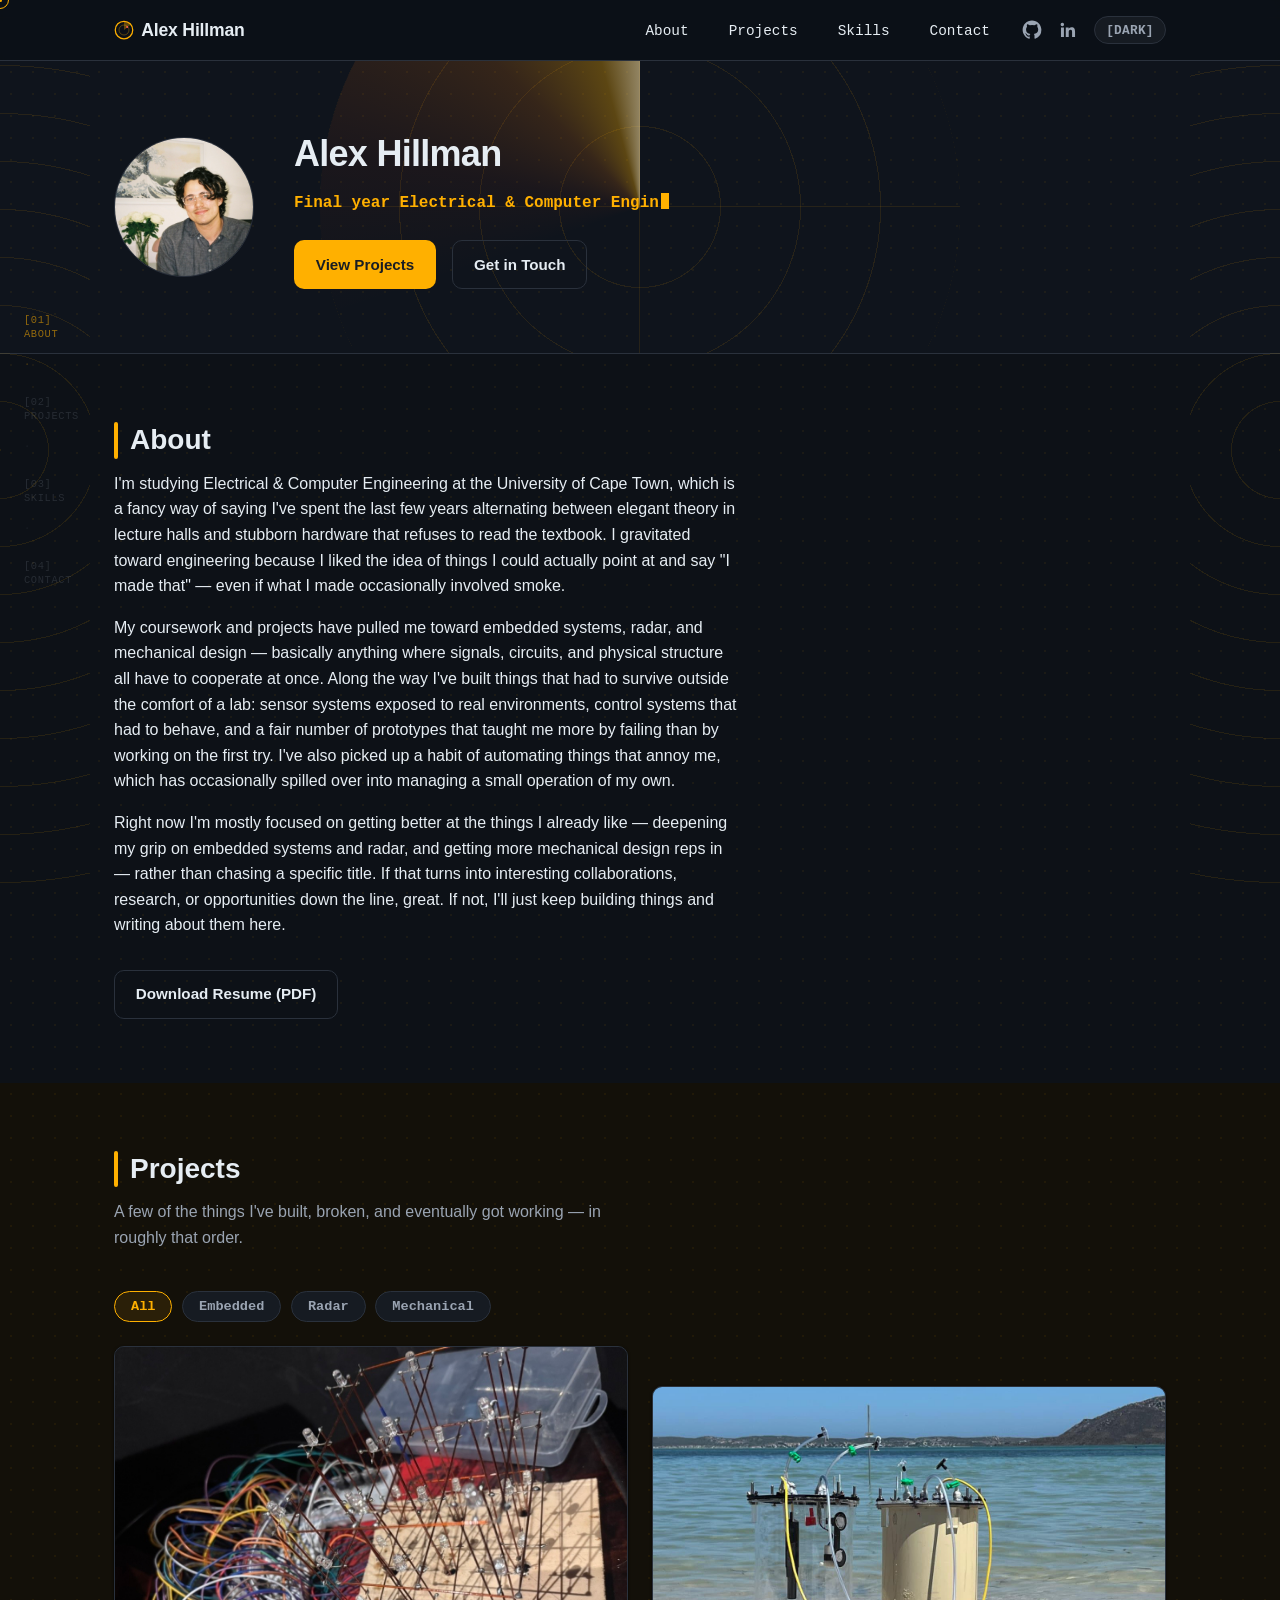
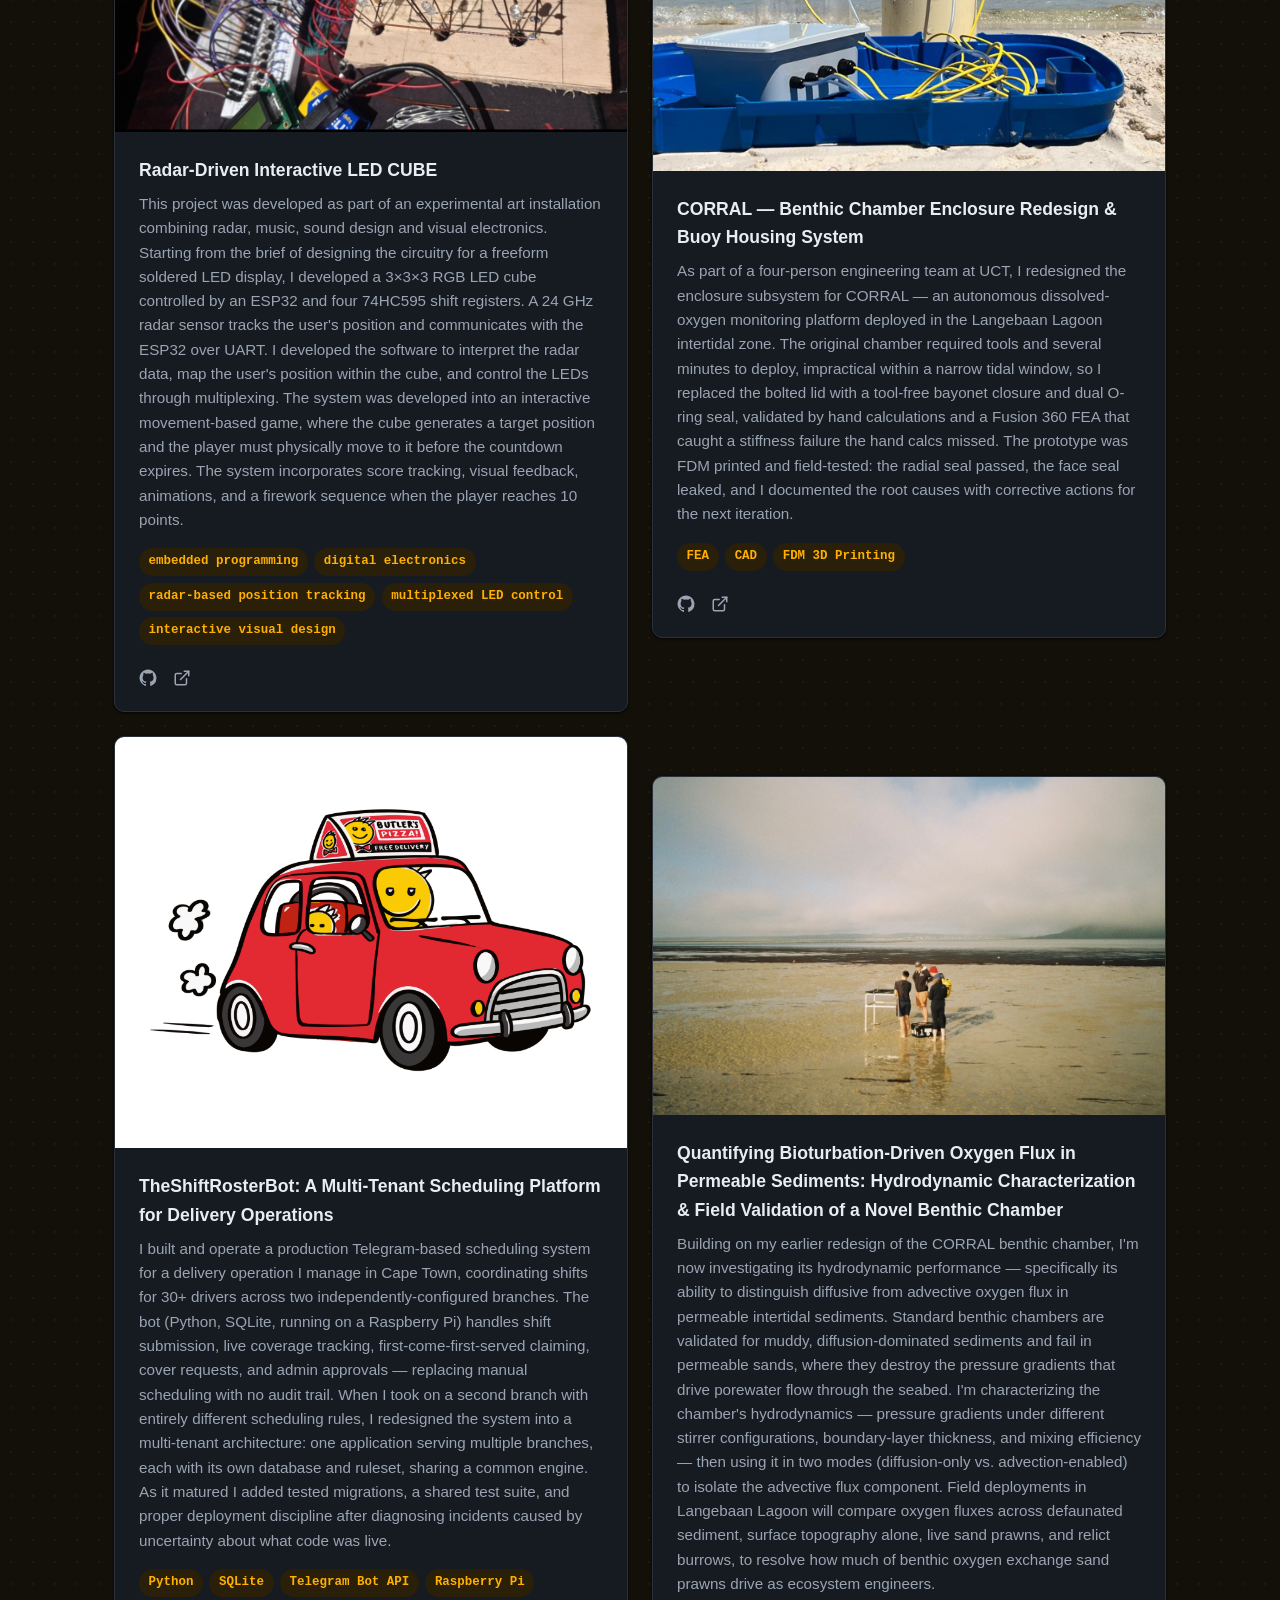
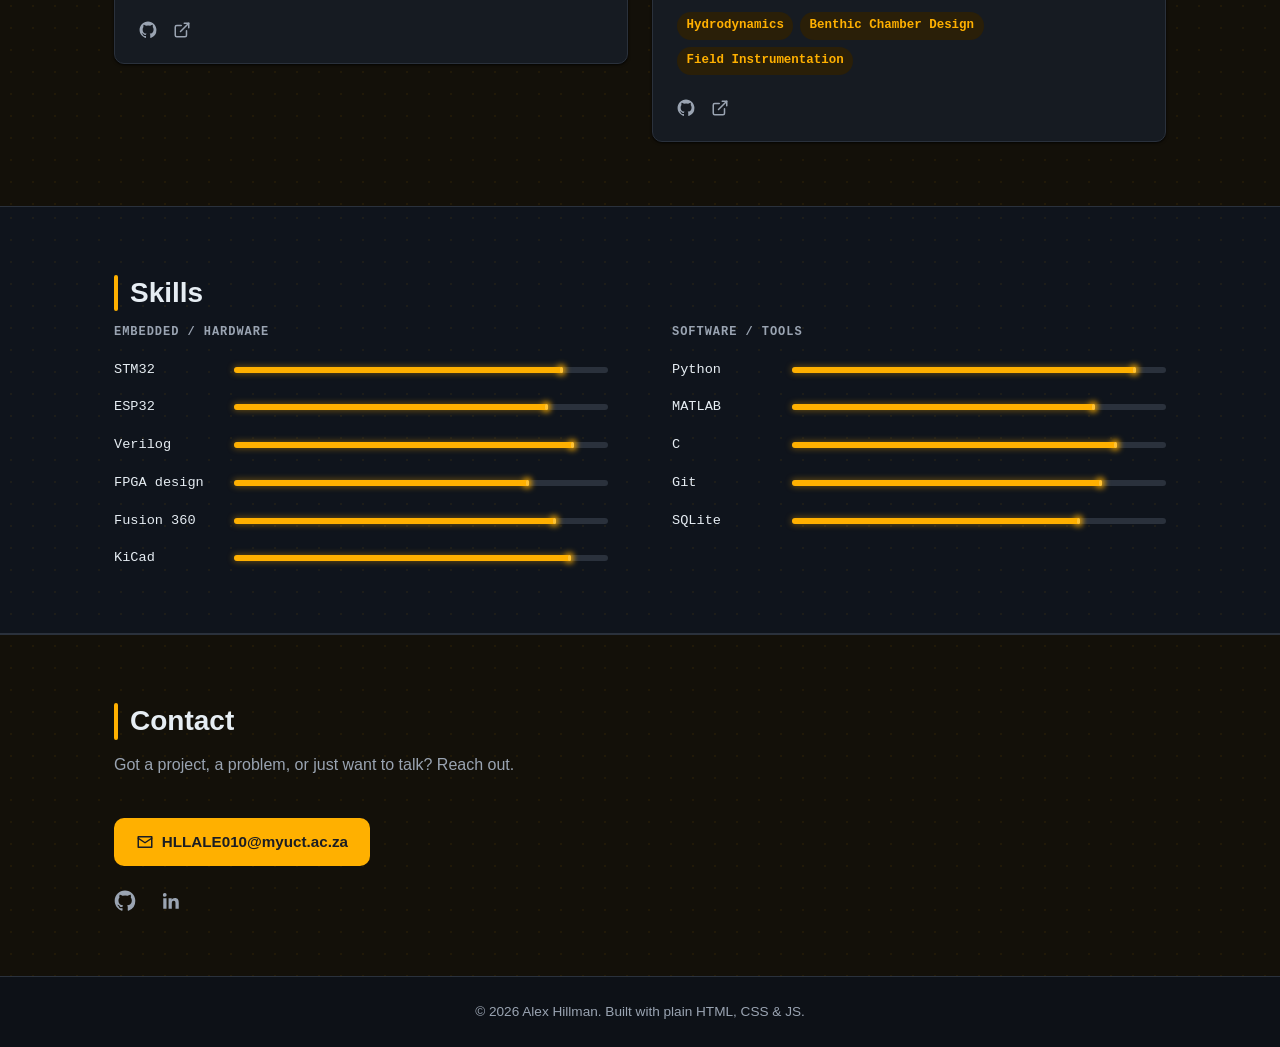
<file: index.html>
<!DOCTYPE html>
<html lang="en">
<head>
  <meta charset="UTF-8">
  <meta name="viewport" content="width=device-width, initial-scale=1.0">
  <title>Alex Hillman — Portfolio</title>
  <meta name="description" content="# Introductory Paragraph

I’m Alex, an Electrical and Computer Engineering student at UCT interested in electronics, embedded systems, and building things that hopefully work on the first try. I’m looking for opportunities to tackle interesting engineering problems and turn “I wonder if I could build that” into something that actually works.
">
  <link rel="icon" href="favicon.svg" type="image/svg+xml">
  <link rel="stylesheet" href="style.css">
</head>
<body>

  <!-- ============================= NAV ============================= -->
  <header class="site-header">
    <nav class="navbar" aria-label="Primary">
      <a href="#top" class="nav-logo">
        <svg class="brand-mark" viewBox="0 0 32 32" width="20" height="20" aria-hidden="true">
          <circle cx="16" cy="16" r="14" fill="none" stroke="var(--color-accent)" stroke-width="2" />
          <circle cx="16" cy="16" r="8" fill="none" stroke="var(--color-accent)" stroke-width="1" opacity="0.5" />
          <path d="M16,16 L16,2 A14,14 0 0,1 26.9,7.1 Z" fill="var(--color-accent)" fill-opacity="0.35" />
          <circle cx="21" cy="11" r="1.6" fill="var(--color-blip)" />
        </svg>
        Alex Hillman
      </a>

      <button class="nav-toggle" id="navToggle" aria-label="Toggle navigation menu" aria-expanded="false" aria-controls="navMenu">
        <span class="hamburger"></span>
      </button>

      <ul class="nav-menu" id="navMenu">
        <li><a href="#about" class="nav-link">About</a></li>
        <li><a href="#projects" class="nav-link">Projects</a></li>
        <li><a href="#skills" class="nav-link">Skills</a></li>
        <li><a href="#contact" class="nav-link">Contact</a></li>
        <li class="nav-social">
          <!-- PLACEHOLDER: update href values to your real profiles -->
          <a href="https://github.com/BigMarshmello" target="_blank" rel="noopener noreferrer" aria-label="GitHub profile" class="icon-link">
            <svg viewBox="0 0 24 24" width="20" height="20" fill="currentColor" aria-hidden="true">
              <path d="M12 .5C5.73.5.75 5.48.75 11.75c0 5.02 3.26 9.28 7.78 10.78.57.1.78-.25.78-.55 0-.27-.01-1.16-.02-2.1-3.16.69-3.83-1.34-3.83-1.34-.52-1.32-1.26-1.67-1.26-1.67-1.03-.7.08-.69.08-.69 1.14.08 1.74 1.17 1.74 1.17 1.01 1.73 2.65 1.23 3.3.94.1-.73.4-1.23.72-1.51-2.52-.29-5.17-1.26-5.17-5.6 0-1.24.44-2.25 1.17-3.04-.12-.29-.51-1.45.11-3.02 0 0 .96-.31 3.14 1.16a10.9 10.9 0 0 1 5.72 0c2.18-1.47 3.14-1.16 3.14-1.16.62 1.57.23 2.73.11 3.02.73.79 1.17 1.8 1.17 3.04 0 4.35-2.65 5.31-5.18 5.59.41.35.77 1.04.77 2.1 0 1.52-.01 2.74-.01 3.11 0 .3.2.66.79.55A11.26 11.26 0 0 0 23.25 11.75C23.25 5.48 18.27.5 12 .5Z"/>
            </svg>
          </a>
          <a href="https://www.linkedin.com/in/alex-hillman-9a2521189" target="_blank" rel="noopener noreferrer" aria-label="LinkedIn profile" class="icon-link">
            <svg viewBox="0 0 24 24" width="20" height="20" fill="currentColor" aria-hidden="true">
              <path d="M20.45 20.45h-3.56v-5.57c0-1.33-.02-3.04-1.85-3.04-1.86 0-2.15 1.45-2.15 2.94v5.67H9.34V9h3.41v1.56h.05c.48-.9 1.64-1.85 3.38-1.85 3.61 0 4.28 2.38 4.28 5.47v6.27ZM5.34 7.43a2.07 2.07 0 1 1 0-4.13 2.07 2.07 0 0 1 0 4.13ZM7.12 20.45H3.56V9h3.56v11.45Z"/>
            </svg>
          </a>
          <!-- dark is the default; this button swaps to the light palette -->
          <button type="button" class="theme-toggle" id="themeToggle" aria-label="Switch to light theme">[DARK]</button>
        </li>
      </ul>
    </nav>
  </header>

  <!--
    STAGE 1 of the gutter radar scene: a static, fixed-position decorative
    layer filling each side margin on wide viewports. No animation yet — that
    lands in later stages, as separate children appended inside these same
    containers. Sits behind (z-index) the section markers below, so the
    markers stay legible on top of it. Hidden below 1200px.
  -->
  <div class="gutter-radar gutter-radar--left" aria-hidden="true">
    <div class="gutter-radar-rings"></div>
  </div>
  <div class="gutter-radar gutter-radar--right" aria-hidden="true">
    <div class="gutter-radar-rings"></div>
  </div>

  <!--
    Left-gutter section markers. Purely decorative: aria-hidden and
    non-interactive, because the nav above already links to all four sections
    and a screen reader shouldn't hear them twice. Hidden below 1280px.
  -->
  <div class="gutter-markers" aria-hidden="true">
    <div class="gutter-marker" data-section="about">
      <span class="gutter-num">[01]</span><span class="gutter-label">ABOUT</span>
    </div>
    <div class="gutter-marker" data-section="projects">
      <span class="gutter-num">[02]</span><span class="gutter-label">PROJECTS</span>
    </div>
    <div class="gutter-marker" data-section="skills">
      <span class="gutter-num">[03]</span><span class="gutter-label">SKILLS</span>
    </div>
    <div class="gutter-marker" data-section="contact">
      <span class="gutter-num">[04]</span><span class="gutter-label">CONTACT</span>
    </div>
  </div>

  <main id="top">

    <!-- ============================= HERO ============================= -->
    <section class="hero" id="hero">
      <!--
        Static radar contacts. Each blip's animation-delay is (its clock angle
        from 12 o'clock / 360) * 6s, matching the sweep's 6s period, so it
        lights up exactly as the beam crosses it. Moving a blip means
        recomputing both its left/top and its delay together.
      -->
      <div class="radar-blips" aria-hidden="true">
        <span class="radar-contact" style="left: 67.2%; top: 25.4%; animation-delay: 0.58s;"></span>
        <span class="radar-contact" style="left: 68.9%; top: 51.7%; animation-delay: 1.58s;"></span>
        <span class="radar-contact" style="left: 57.1%; top: 83.3%; animation-delay: 2.80s;"></span>
        <span class="radar-contact" style="left: 31.1%; top: 64.8%; animation-delay: 3.87s;"></span>
        <span class="radar-contact" style="left: 18.0%; top: 31.5%; animation-delay: 5.00s;"></span>
      </div>
      <div class="hero-content">
        <div class="hero-photo">
          <img src="img/profile.jpg" alt="Alex Hillman" class="profile-photo">
        </div>
        <div class="hero-text">
          <h1>Alex Hillman</h1>
          <p class="tagline" id="tagline">Final year Electrical &amp; Computer Engineering student at UCT</p>
          <p class="hero-intro">
            

          </p>
          <div class="hero-actions">
            <a href="#projects" class="btn btn-primary">View Projects</a>
            <a href="#contact" class="btn btn-secondary">Get in Touch</a>
          </div>
        </div>
      </div>
    </section>

    <!-- ============================= ABOUT ============================= -->
    <section class="about" id="about">
      <div class="section-inner">
        <h2 class="section-title">About</h2>
        <div class="about-content">
          <p>
            I'm studying Electrical & Computer Engineering at the University of Cape Town, which is a fancy way of saying I've spent the last few years alternating between elegant theory in lecture halls and stubborn hardware that refuses to read the textbook. I gravitated toward engineering because I liked the idea of things I could actually point at and say "I made that" — even if what I made occasionally involved smoke.
          </p>
          <p>
            My coursework and projects have pulled me toward embedded systems, radar, and mechanical design — basically anything where signals, circuits, and physical structure all have to cooperate at once. Along the way I've built things that had to survive outside the comfort of a lab: sensor systems exposed to real environments, control systems that had to behave, and a fair number of prototypes that taught me more by failing than by working on the first try. I've also picked up a habit of automating things that annoy me, which has occasionally spilled over into managing a small operation of my own.
          </p>
          <p>
            Right now I'm mostly focused on getting better at the things I already like — deepening my grip on embedded systems and radar, and getting more mechanical design reps in — rather than chasing a specific title. If that turns into interesting collaborations, research, or opportunities down the line, great. If not, I'll just keep building things and writing about them here.
          </p>
          <!-- PLACEHOLDER: optional — link to your CV/transcript in /docs -->
          <a href="docs/Alex_Hillman_CV.pdf" class="btn btn-secondary" target="_blank" rel="noopener noreferrer">Download Resume (PDF)</a>
        </div>
      </div>
    </section>

    <!-- ============================= PROJECTS ============================= -->
    <section class="projects" id="projects">
      <div class="section-inner">
        <h2 class="section-title">Projects</h2>
        <p class="section-subtitle">A few of the things I've built, broken, and eventually got working — in roughly that order.</p>

        <!-- filter buttons: data-filter must match a data-category value on the cards below -->
        <div class="project-filters" role="group" aria-label="Filter projects by category">
          <button type="button" class="filter-btn is-active" data-filter="all">All</button>
          <button type="button" class="filter-btn" data-filter="embedded">Embedded</button>
          <button type="button" class="filter-btn" data-filter="radar">Radar</button>
          <button type="button" class="filter-btn" data-filter="mechanical">Mechanical</button>
        </div>

        <div class="project-grid">

          <!-- PROJECT CARD TEMPLATE 1 — duplicate this <article> block to add more projects. data-category values must match a filter button's data-filter above; separate multiple with a space. -->
          <article class="project-card" data-category="embedded radar">
            <div class="project-image">
              <img src="img/project1.jpg" alt="Radar-driven interactive LED cube screenshot" class="project-photo">
            </div>
            <div class="project-body">
              <h3 class="project-title">Radar-Driven Interactive LED CUBE</h3>
              <p class="project-desc">

This project was developed as part of an experimental art installation combining radar, music, sound design and visual electronics. Starting from the brief of designing the circuitry for a freeform soldered LED display, I developed a 3×3×3 RGB LED cube controlled by an ESP32 and four 74HC595 shift registers.

A 24 GHz radar sensor tracks the user's position and communicates with the ESP32 over UART. I developed the software to interpret the radar data, map the user's position within the cube, and control the LEDs through multiplexing.

The system was developed into an interactive movement-based game, where the cube generates a target position and the player must physically move to it before the countdown expires. The system incorporates score tracking, visual feedback, animations, and a firework sequence when the player reaches 10 points.</p>
              <ul class="tech-tags">
                <li class="tag">embedded programming</li>
                <li class="tag">digital electronics</li>
                <li class="tag">radar-based position tracking</li>
                <li class="tag">multiplexed LED control</li>
                <li class="tag">interactive visual design</li>
              </ul>
              <div class="project-links">
                <a href="#" class="icon-link" aria-label="View source on GitHub" target="_blank" rel="noopener noreferrer">
                  <svg viewBox="0 0 24 24" width="18" height="18" fill="currentColor" aria-hidden="true"><path d="M12 .5C5.73.5.75 5.48.75 11.75c0 5.02 3.26 9.28 7.78 10.78.57.1.78-.25.78-.55 0-.27-.01-1.16-.02-2.1-3.16.69-3.83-1.34-3.83-1.34-.52-1.32-1.26-1.67-1.26-1.67-1.03-.7.08-.69.08-.69 1.14.08 1.74 1.17 1.74 1.17 1.01 1.73 2.65 1.23 3.3.94.1-.73.4-1.23.72-1.51-2.52-.29-5.17-1.26-5.17-5.6 0-1.24.44-2.25 1.17-3.04-.12-.29-.51-1.45.11-3.02 0 0 .96-.31 3.14 1.16a10.9 10.9 0 0 1 5.72 0c2.18-1.47 3.14-1.16 3.14-1.16.62 1.57.23 2.73.11 3.02.73.79 1.17 1.8 1.17 3.04 0 4.35-2.65 5.31-5.18 5.59.41.35.77 1.04.77 2.1 0 1.52-.01 2.74-.01 3.11 0 .3.2.66.79.55A11.26 11.26 0 0 0 23.25 11.75C23.25 5.48 18.27.5 12 .5Z"/></svg>
                </a>
                <a href="#" class="icon-link" aria-label="View live demo" target="_blank" rel="noopener noreferrer">
                  <svg viewBox="0 0 24 24" width="18" height="18" fill="none" stroke="currentColor" stroke-width="2" stroke-linecap="round" stroke-linejoin="round" aria-hidden="true"><path d="M18 13v6a2 2 0 0 1-2 2H5a2 2 0 0 1-2-2V8a2 2 0 0 1 2-2h6"/><polyline points="15 3 21 3 21 9"/><line x1="10" y1="14" x2="21" y2="3"/></svg>
                </a>
              </div>
            </div>
          </article>

          <!-- PROJECT CARD TEMPLATE 2 -->
          <article class="project-card" data-category="mechanical">
            <div class="project-image">
              <img src="img/project2.jpg" alt="CORRAL benthic chamber enclosure screenshot" class="project-photo">
            </div>
            <div class="project-body">
              <h3 class="project-title">CORRAL — Benthic Chamber Enclosure Redesign & Buoy Housing System</h3>
              <p class="project-desc">As part of a four-person engineering team at UCT, I redesigned the enclosure subsystem for CORRAL — an autonomous dissolved-oxygen monitoring platform deployed in the Langebaan Lagoon intertidal zone. The original chamber required tools and several minutes to deploy, impractical within a narrow tidal window, so I replaced the bolted lid with a tool-free bayonet closure and dual O-ring seal, validated by hand calculations and a Fusion 360 FEA that caught a stiffness failure the hand calcs missed.

The prototype was FDM printed and field-tested: the radial seal passed, the face seal leaked, and I documented the root causes with corrective actions for the next iteration.</p>
              <ul class="tech-tags">
                <li class="tag">FEA</li>
                <li class="tag">CAD</li>
                <li class="tag">FDM 3D Printing</li>
              </ul>
              <div class="project-links">
                <a href="#" class="icon-link" aria-label="View source on GitHub" target="_blank" rel="noopener noreferrer">
                  <svg viewBox="0 0 24 24" width="18" height="18" fill="currentColor" aria-hidden="true"><path d="M12 .5C5.73.5.75 5.48.75 11.75c0 5.02 3.26 9.28 7.78 10.78.57.1.78-.25.78-.55 0-.27-.01-1.16-.02-2.1-3.16.69-3.83-1.34-3.83-1.34-.52-1.32-1.26-1.67-1.26-1.67-1.03-.7.08-.69.08-.69 1.14.08 1.74 1.17 1.74 1.17 1.01 1.73 2.65 1.23 3.3.94.1-.73.4-1.23.72-1.51-2.52-.29-5.17-1.26-5.17-5.6 0-1.24.44-2.25 1.17-3.04-.12-.29-.51-1.45.11-3.02 0 0 .96-.31 3.14 1.16a10.9 10.9 0 0 1 5.72 0c2.18-1.47 3.14-1.16 3.14-1.16.62 1.57.23 2.73.11 3.02.73.79 1.17 1.8 1.17 3.04 0 4.35-2.65 5.31-5.18 5.59.41.35.77 1.04.77 2.1 0 1.52-.01 2.74-.01 3.11 0 .3.2.66.79.55A11.26 11.26 0 0 0 23.25 11.75C23.25 5.48 18.27.5 12 .5Z"/></svg>
                </a>
                <a href="#" class="icon-link" aria-label="View live demo" target="_blank" rel="noopener noreferrer">
                  <svg viewBox="0 0 24 24" width="18" height="18" fill="none" stroke="currentColor" stroke-width="2" stroke-linecap="round" stroke-linejoin="round" aria-hidden="true"><path d="M18 13v6a2 2 0 0 1-2 2H5a2 2 0 0 1-2-2V8a2 2 0 0 1 2-2h6"/><polyline points="15 3 21 3 21 9"/><line x1="10" y1="14" x2="21" y2="3"/></svg>
                </a>
              </div>
            </div>
          </article>

          <!-- PROJECT CARD TEMPLATE 3 -->
          <article class="project-card" data-category="embedded">
            <div class="project-image">
              <img src="img/project3.jpg" alt="TheShiftRosterBot screenshot" class="project-photo">
            </div>
            <div class="project-body">
              <h3 class="project-title">TheShiftRosterBot: A Multi-Tenant Scheduling Platform for Delivery Operations</h3>
              <p class="project-desc">I built and operate a production Telegram-based scheduling system for a delivery operation I manage in Cape Town, coordinating shifts for 30+ drivers across two independently-configured branches. The bot (Python, SQLite, running on a Raspberry Pi) handles shift submission, live coverage tracking, first-come-first-served claiming, cover requests, and admin approvals — replacing manual scheduling with no audit trail.

When I took on a second branch with entirely different scheduling rules, I redesigned the system into a multi-tenant architecture: one application serving multiple branches, each with its own database and ruleset, sharing a common engine. As it matured I added tested migrations, a shared test suite, and proper deployment discipline after diagnosing incidents caused by uncertainty about what code was live.</p>
              <ul class="tech-tags">
                <li class="tag">Python</li>
                <li class="tag">SQLite</li>
                <li class="tag">Telegram Bot API</li>
                <li class="tag">Raspberry Pi</li>
              </ul>
              <div class="project-links">
                <a href="#" class="icon-link" aria-label="View source on GitHub" target="_blank" rel="noopener noreferrer">
                  <svg viewBox="0 0 24 24" width="18" height="18" fill="currentColor" aria-hidden="true"><path d="M12 .5C5.73.5.75 5.48.75 11.75c0 5.02 3.26 9.28 7.78 10.78.57.1.78-.25.78-.55 0-.27-.01-1.16-.02-2.1-3.16.69-3.83-1.34-3.83-1.34-.52-1.32-1.26-1.67-1.26-1.67-1.03-.7.08-.69.08-.69 1.14.08 1.74 1.17 1.74 1.17 1.01 1.73 2.65 1.23 3.3.94.1-.73.4-1.23.72-1.51-2.52-.29-5.17-1.26-5.17-5.6 0-1.24.44-2.25 1.17-3.04-.12-.29-.51-1.45.11-3.02 0 0 .96-.31 3.14 1.16a10.9 10.9 0 0 1 5.72 0c2.18-1.47 3.14-1.16 3.14-1.16.62 1.57.23 2.73.11 3.02.73.79 1.17 1.8 1.17 3.04 0 4.35-2.65 5.31-5.18 5.59.41.35.77 1.04.77 2.1 0 1.52-.01 2.74-.01 3.11 0 .3.2.66.79.55A11.26 11.26 0 0 0 23.25 11.75C23.25 5.48 18.27.5 12 .5Z"/></svg>
                </a>
                <a href="#" class="icon-link" aria-label="View live demo" target="_blank" rel="noopener noreferrer">
                  <svg viewBox="0 0 24 24" width="18" height="18" fill="none" stroke="currentColor" stroke-width="2" stroke-linecap="round" stroke-linejoin="round" aria-hidden="true"><path d="M18 13v6a2 2 0 0 1-2 2H5a2 2 0 0 1-2-2V8a2 2 0 0 1 2-2h6"/><polyline points="15 3 21 3 21 9"/><line x1="10" y1="14" x2="21" y2="3"/></svg>
                </a>
              </div>
            </div>
          </article>

          <!-- PROJECT CARD TEMPLATE 4 -->
          <article class="project-card" data-category="mechanical">
            <div class="project-image">
              <img src="img/project4.jpg" alt="Benthic chamber project screenshot" class="project-photo">
            </div>
            <div class="project-body">
              <h3 class="project-title">Quantifying Bioturbation-Driven Oxygen Flux in Permeable Sediments: Hydrodynamic Characterization & Field Validation of a Novel Benthic Chamber</h3>
              <p class="project-desc">Building on my earlier redesign of the CORRAL benthic chamber, I'm now investigating its hydrodynamic performance — specifically its ability to distinguish diffusive from advective oxygen flux in permeable intertidal sediments. Standard benthic chambers are validated for muddy, diffusion-dominated sediments and fail in permeable sands, where they destroy the pressure gradients that drive porewater flow through the seabed.

I'm characterizing the chamber's hydrodynamics — pressure gradients under different stirrer configurations, boundary-layer thickness, and mixing efficiency — then using it in two modes (diffusion-only vs. advection-enabled) to isolate the advective flux component. Field deployments in Langebaan Lagoon will compare oxygen fluxes across defaunated sediment, surface topography alone, live sand prawns, and relict burrows, to resolve how much of benthic oxygen exchange sand prawns drive as ecosystem engineers.</p>
              <ul class="tech-tags">
                <li class="tag">Hydrodynamics</li>
                <li class="tag">Benthic Chamber Design</li>
                <li class="tag">Field Instrumentation</li>
              </ul>
              <div class="project-links">
                <a href="#" class="icon-link" aria-label="View source on GitHub" target="_blank" rel="noopener noreferrer">
                  <svg viewBox="0 0 24 24" width="18" height="18" fill="currentColor" aria-hidden="true"><path d="M12 .5C5.73.5.75 5.48.75 11.75c0 5.02 3.26 9.28 7.78 10.78.57.1.78-.25.78-.55 0-.27-.01-1.16-.02-2.1-3.16.69-3.83-1.34-3.83-1.34-.52-1.32-1.26-1.67-1.26-1.67-1.03-.7.08-.69.08-.69 1.14.08 1.74 1.17 1.74 1.17 1.01 1.73 2.65 1.23 3.3.94.1-.73.4-1.23.72-1.51-2.52-.29-5.17-1.26-5.17-5.6 0-1.24.44-2.25 1.17-3.04-.12-.29-.51-1.45.11-3.02 0 0 .96-.31 3.14 1.16a10.9 10.9 0 0 1 5.72 0c2.18-1.47 3.14-1.16 3.14-1.16.62 1.57.23 2.73.11 3.02.73.79 1.17 1.8 1.17 3.04 0 4.35-2.65 5.31-5.18 5.59.41.35.77 1.04.77 2.1 0 1.52-.01 2.74-.01 3.11 0 .3.2.66.79.55A11.26 11.26 0 0 0 23.25 11.75C23.25 5.48 18.27.5 12 .5Z"/></svg>
                </a>
                <a href="#" class="icon-link" aria-label="View live demo" target="_blank" rel="noopener noreferrer">
                  <svg viewBox="0 0 24 24" width="18" height="18" fill="none" stroke="currentColor" stroke-width="2" stroke-linecap="round" stroke-linejoin="round" aria-hidden="true"><path d="M18 13v6a2 2 0 0 1-2 2H5a2 2 0 0 1-2-2V8a2 2 0 0 1 2-2h6"/><polyline points="15 3 21 3 21 9"/><line x1="10" y1="14" x2="21" y2="3"/></svg>
                </a>
              </div>
            </div>
          </article>

        </div>
      </div>
    </section>

    <!-- ============================= SKILLS ============================= -->
    <section class="skills" id="skills">
      <div class="section-inner">
        <h2 class="section-title">Skills</h2>

        <!--
          PLACEHOLDER: edit/reorder skills below, or move one between groups.
          Each row is a <li class="skill-row"> with a name + a track/fill pair.
          The fill's inline `width` is NOT a proficiency rating — there's no
          quantified skill data behind it, it's purely a stylistic device, so
          keep the values in a tight, near-consistent band (roughly 75-92%)
          rather than spreading them out to imply some skills are "better"
          than others. To add a skill, copy a whole <li> and edit the two text
          spots: the name and the width percentage.
        -->
        <div class="skill-groups">
          <div class="skill-group">
            <h3 class="skill-group-title">Embedded / Hardware</h3>
            <ul class="skill-bars">
              <li class="skill-row">
                <span class="skill-name">STM32</span>
                <span class="skill-track" aria-hidden="true"><span class="skill-fill" style="width: 88%;"></span></span>
              </li>
              <li class="skill-row">
                <span class="skill-name">ESP32</span>
                <span class="skill-track" aria-hidden="true"><span class="skill-fill" style="width: 84%;"></span></span>
              </li>
              <li class="skill-row">
                <span class="skill-name">Verilog</span>
                <span class="skill-track" aria-hidden="true"><span class="skill-fill" style="width: 91%;"></span></span>
              </li>
              <li class="skill-row">
                <span class="skill-name">FPGA design</span>
                <span class="skill-track" aria-hidden="true"><span class="skill-fill" style="width: 79%;"></span></span>
              </li>
              <li class="skill-row">
                <span class="skill-name">Fusion 360</span>
                <span class="skill-track" aria-hidden="true"><span class="skill-fill" style="width: 86%;"></span></span>
              </li>
              <li class="skill-row">
                <span class="skill-name">KiCad</span>
                <span class="skill-track" aria-hidden="true"><span class="skill-fill" style="width: 90%;"></span></span>
              </li>
            </ul>
          </div>

          <div class="skill-group">
            <h3 class="skill-group-title">Software / Tools</h3>
            <ul class="skill-bars">
              <li class="skill-row">
                <span class="skill-name">Python</span>
                <span class="skill-track" aria-hidden="true"><span class="skill-fill" style="width: 92%;"></span></span>
              </li>
              <li class="skill-row">
                <span class="skill-name">MATLAB</span>
                <span class="skill-track" aria-hidden="true"><span class="skill-fill" style="width: 81%;"></span></span>
              </li>
              <li class="skill-row">
                <span class="skill-name">C</span>
                <span class="skill-track" aria-hidden="true"><span class="skill-fill" style="width: 87%;"></span></span>
              </li>
              <li class="skill-row">
                <span class="skill-name">Git</span>
                <span class="skill-track" aria-hidden="true"><span class="skill-fill" style="width: 83%;"></span></span>
              </li>
              <li class="skill-row">
                <span class="skill-name">SQLite</span>
                <span class="skill-track" aria-hidden="true"><span class="skill-fill" style="width: 77%;"></span></span>
              </li>
            </ul>
          </div>
        </div>
      </div>
    </section>

    <!-- ============================= CONTACT ============================= -->
    <section class="contact" id="contact">
      <div class="section-inner">
        <h2 class="section-title">Contact</h2>
        <p class="section-subtitle">Got a project, a problem, or just want to talk? Reach out.</p>
        <div class="contact-links">
          <a href="mailto:HLLALE010@myuct.ac.za" class="btn btn-primary">
            <svg viewBox="0 0 24 24" width="18" height="18" fill="none" stroke="currentColor" stroke-width="2" stroke-linecap="round" stroke-linejoin="round" aria-hidden="true"><path d="M4 4h16v16H4z" opacity="0"/><path d="M3 5h18v14H3z"/><path d="m3 7 9 6 9-6"/></svg>
            HLLALE010@myuct.ac.za
          </a>
          <div class="contact-social">
            <a href="https://github.com/BigMarshmello" target="_blank" rel="noopener noreferrer" aria-label="GitHub profile" class="icon-link">
              <svg viewBox="0 0 24 24" width="22" height="22" fill="currentColor" aria-hidden="true"><path d="M12 .5C5.73.5.75 5.48.75 11.75c0 5.02 3.26 9.28 7.78 10.78.57.1.78-.25.78-.55 0-.27-.01-1.16-.02-2.1-3.16.69-3.83-1.34-3.83-1.34-.52-1.32-1.26-1.67-1.26-1.67-1.03-.7.08-.69.08-.69 1.14.08 1.74 1.17 1.74 1.17 1.01 1.73 2.65 1.23 3.3.94.1-.73.4-1.23.72-1.51-2.52-.29-5.17-1.26-5.17-5.6 0-1.24.44-2.25 1.17-3.04-.12-.29-.51-1.45.11-3.02 0 0 .96-.31 3.14 1.16a10.9 10.9 0 0 1 5.72 0c2.18-1.47 3.14-1.16 3.14-1.16.62 1.57.23 2.73.11 3.02.73.79 1.17 1.8 1.17 3.04 0 4.35-2.65 5.31-5.18 5.59.41.35.77 1.04.77 2.1 0 1.52-.01 2.74-.01 3.11 0 .3.2.66.79.55A11.26 11.26 0 0 0 23.25 11.75C23.25 5.48 18.27.5 12 .5Z"/></svg>
            </a>
            <a href="https://www.linkedin.com/in/alex-hillman-9a2521189" target="_blank" rel="noopener noreferrer" aria-label="LinkedIn profile" class="icon-link">
              <svg viewBox="0 0 24 24" width="22" height="22" fill="currentColor" aria-hidden="true"><path d="M20.45 20.45h-3.56v-5.57c0-1.33-.02-3.04-1.85-3.04-1.86 0-2.15 1.45-2.15 2.94v5.67H9.34V9h3.41v1.56h.05c.48-.9 1.64-1.85 3.38-1.85 3.61 0 4.28 2.38 4.28 5.47v6.27ZM5.34 7.43a2.07 2.07 0 1 1 0-4.13 2.07 2.07 0 0 1 0 4.13ZM7.12 20.45H3.56V9h3.56v11.45Z"/></svg>
            </a>
          </div>
        </div>
      </div>
    </section>

  </main>

  <footer class="site-footer">
    <p>&copy; <span id="year"></span> Alex Hillman. Built with plain HTML, CSS &amp; JS.</p>
  </footer>

  <script src="script.js"></script>
</body>
</html>
</file>
<file: style.css>
/* =====================================================================
   0. RESET & BASE
   ===================================================================== */
*, *::before, *::after {
  box-sizing: border-box;
}

html {
  scroll-behavior: smooth;
}

body {
  margin: 0;
  font-family: var(--font-sans);
  color: var(--color-text);
  background: var(--color-bg);
  line-height: 1.6;
  -webkit-font-smoothing: antialiased;
}

img {
  max-width: 100%;
  display: block;
}

a {
  color: inherit;
  text-decoration: none;
}

ul {
  list-style: none;
  margin: 0;
  padding: 0;
}

h1, h2, h3, p {
  margin: 0;
}

/* =====================================================================
   1. DESIGN TOKENS
   ===================================================================== */
/* DARK IS THE DEFAULT THEME. The light palette lives in the
   [data-theme="light"] block below and is applied by the nav toggle. Because
   dark is defined on bare :root, the page still renders correctly dark if JS
   never runs. */
:root {
  --color-bg: #0d1117;
  --color-bg-alt: #111720;
  /* elevated surfaces (cards, buttons) sit lighter than the page on dark,
     where a drop shadow alone reads as nothing */
  --color-surface: #161b22;
  --color-text: #e6edf3;
  --color-text-muted: #9aa4b2; /* 7.5:1 on --color-bg */
  --color-border: #2a313c;
  --color-accent: #ffb000;
  --color-accent-hover: #ffc233;
  --color-accent-soft: #2a1f08;
  /* on dark, raw amber clears 10:1 as text, so no darkened variant is needed */
  --color-accent-text: #ffb000;
  --color-blip: #ff5c52;
  /* ink for text sitting ON the amber accent — amber stays amber in both
     themes, so this stays dark in both themes (9.2:1) */
  --color-on-accent: #1a1d23;

  --color-header-bg: rgba(13, 17, 23, 0.92);

  /* per-section tints — subtle enough to stay "one accent color", distinct enough to read as separate panels while scrolling */
  --color-section-hero: #0f141c;
  --color-section-about: #0d1117;
  --color-section-projects: #131009;
  --color-section-skills: #0f141c;
  --color-section-contact: #131009;
  --color-grid-dot: rgba(255, 176, 0, 0.06);
  --color-radar-ring: rgba(255, 176, 0, 0.10);
  /* phosphor persistence ramp: the leading edge is hot and pale, and the trail
     cools through amber -> orange -> deep red as it decays, the way CRT
     phosphor actually fades (brightness AND hue, not brightness alone) */
  --radar-hot: rgba(255, 226, 158, 0.55);
  --radar-trail-near: rgba(255, 176, 0, 0.32);
  --radar-trail-mid: rgba(255, 128, 12, 0.16);
  --radar-trail-far: rgba(255, 76, 20, 0.05);
  --color-card-glow: rgba(255, 176, 0, 0.35);
  --color-scanline: rgba(0, 0, 0, 0.28);

  --font-sans: -apple-system, BlinkMacSystemFont, "Segoe UI", Roboto,
    Helvetica, Arial, sans-serif, "Apple Color Emoji", "Segoe UI Emoji";
  --font-mono: ui-monospace, "SF Mono", "Cascadia Code", "Roboto Mono", Menlo,
    Consolas, "Liberation Mono", monospace;

  --max-width: 1100px;
  --radius: 10px;
  /* deeper and larger than the light-theme shadows — soft grey shadows are
     invisible against a near-black page */
  --shadow: 0 1px 3px rgba(0, 0, 0, 0.55), 0 1px 2px rgba(0, 0, 0, 0.45);
  --shadow-hover: 0 6px 22px rgba(0, 0, 0, 0.65);

  --space-1: 0.5rem;
  --space-2: 1rem;
  --space-3: 1.5rem;
  --space-4: 2.5rem;
  --space-5: 4rem;
}

/* Light theme — applied by the nav toggle setting data-theme="light" on <html>.
   Only colors are redefined here; spacing/typography/radius are theme-agnostic
   and stay inherited from :root. */
[data-theme="light"] {
  --color-bg: #ffffff;
  --color-bg-alt: #f7f8fa;
  --color-surface: #ffffff;
  --color-text: #1a1d23;
  --color-text-muted: #5b6270; /* 6.4:1 on --color-bg */
  --color-border: #e4e6ea;
  --color-accent: #ffb000;
  --color-accent-hover: #e6a000;
  --color-accent-soft: #fff4e0;
  /* darker on-brand amber for text on light backgrounds — #ffb000 itself fails WCAG contrast as text */
  --color-accent-text: #a35d00;
  --color-blip: #ff3b30;
  --color-on-accent: #1a1d23;

  --color-header-bg: rgba(255, 255, 255, 0.92);

  --color-section-hero: #f6f7fb;
  --color-section-about: #ffffff;
  --color-section-projects: #fbf7ef;
  --color-section-skills: #f3f5f8;
  --color-section-contact: #f8f4ec;
  --color-grid-dot: rgba(163, 93, 0, 0.08);
  --color-radar-ring: rgba(163, 93, 0, 0.10);
  /* same phosphor ramp, pulled back for a light background where a bright
     pale leading edge would otherwise disappear into the page */
  --radar-hot: rgba(214, 138, 0, 0.42);
  --radar-trail-near: rgba(255, 176, 0, 0.26);
  --radar-trail-mid: rgba(255, 128, 12, 0.14);
  --radar-trail-far: rgba(214, 64, 16, 0.05);
  --color-card-glow: rgba(255, 176, 0, 0.35);
  --color-scanline: rgba(0, 0, 0, 0.05);

  --shadow: 0 1px 3px rgba(16, 24, 40, 0.06), 0 1px 2px rgba(16, 24, 40, 0.04);
  --shadow-hover: 0 4px 14px rgba(16, 24, 40, 0.10);
}

/* =====================================================================
   2. LAYOUT HELPERS
   ===================================================================== */
.section-inner {
  max-width: var(--max-width);
  margin: 0 auto;
  padding: var(--space-5) var(--space-3);
}

.section-title {
  position: relative;
  padding-left: var(--space-2);
  font-size: 1.75rem;
  font-weight: 700;
  margin-bottom: var(--space-1);
}

.section-title::before {
  content: "";
  position: absolute;
  left: 0;
  top: 0.15em;
  bottom: 0.15em;
  width: 4px;
  background: var(--color-accent);
  border-radius: 2px;
}

.section-subtitle {
  color: var(--color-text-muted);
  margin-bottom: var(--space-4);
  max-width: 60ch;
}

/* =====================================================================
   3. NAV BAR
   ===================================================================== */
.site-header {
  position: sticky;
  top: 0;
  z-index: 100;
  background: var(--color-header-bg);
  backdrop-filter: saturate(180%) blur(8px);
  border-bottom: 1px solid var(--color-border);
}

.navbar {
  max-width: var(--max-width);
  margin: 0 auto;
  display: flex;
  align-items: center;
  justify-content: space-between;
  padding: var(--space-2) var(--space-3);
  position: relative;
}

.nav-logo {
  display: inline-flex;
  align-items: center;
  gap: 0.45rem;
  font-weight: 700;
  font-size: 1.1rem;
  letter-spacing: -0.01em;
}

.brand-mark {
  flex-shrink: 0;
}

.nav-toggle {
  display: flex;
  align-items: center;
  justify-content: center;
  background: none;
  border: none;
  cursor: pointer;
  padding: var(--space-1);
  z-index: 110;
}

.hamburger,
.hamburger::before,
.hamburger::after {
  display: block;
  width: 22px;
  height: 2px;
  background: var(--color-text);
  border-radius: 2px;
  transition: transform 0.2s ease, opacity 0.2s ease;
}

.hamburger {
  position: relative;
}

.hamburger::before,
.hamburger::after {
  content: "";
  position: absolute;
  left: 0;
}

.hamburger::before { top: -6px; }
.hamburger::after { top: 6px; }

.nav-toggle[aria-expanded="true"] .hamburger {
  background: transparent;
}
.nav-toggle[aria-expanded="true"] .hamburger::before {
  transform: rotate(45deg);
  top: 0;
}
.nav-toggle[aria-expanded="true"] .hamburger::after {
  transform: rotate(-45deg);
  top: 0;
}

.nav-menu {
  display: flex;
  align-items: center;
  gap: var(--space-3);
  position: fixed;
  inset: 0 0 0 30%;
  flex-direction: column;
  justify-content: center;
  background: var(--color-bg);
  transform: translateX(100%);
  transition: transform 0.25s ease;
  border-left: 1px solid var(--color-border);
}

.nav-menu.is-open {
  transform: translateX(0);
}

.nav-link {
  font-family: var(--font-mono);
  font-size: 0.9rem;
  font-weight: 500;
  padding: var(--space-1);
}

.nav-link:hover {
  color: var(--color-accent-text);
}

.nav-social {
  display: flex;
  gap: var(--space-2);
  margin-top: var(--space-2);
}

.theme-toggle {
  font-family: var(--font-mono);
  font-size: 0.8rem;
  font-weight: 600;
  letter-spacing: 0.02em;
  padding: 0.35rem 0.7rem;
  border-radius: 999px;
  border: 1px solid var(--color-border);
  background: var(--color-surface);
  color: var(--color-text-muted);
  cursor: pointer;
  transition: border-color 0.15s ease, color 0.15s ease;
}

.theme-toggle:hover {
  border-color: var(--color-accent);
  color: var(--color-accent-text);
}

.icon-link {
  display: inline-flex;
  align-items: center;
  justify-content: center;
  color: var(--color-text-muted);
  transition: color 0.15s ease, transform 0.15s ease;
}

.icon-link:hover {
  color: var(--color-accent-text);
  transform: translateY(-1px);
}

@media (min-width: 768px) {
  .nav-toggle {
    display: none;
  }

  .nav-menu {
    position: static;
    flex-direction: row;
    transform: none;
    background: transparent;
    border-left: none;
    inset: auto;
  }

  .nav-social {
    margin-top: 0;
  }
}

/* =====================================================================
   4. HERO
   ===================================================================== */
.hero,
.error-hero {
  position: relative;
  overflow: hidden;
  border-bottom: 1px solid var(--color-border);
  background-color: var(--color-bg-alt);
}

.hero {
  background-color: var(--color-section-hero);
}

/* radar scope face: concentric range rings + crosshair axes, centered behind
   the hero content — also reused by the 404 page. All three are background
   layers on one pseudo-element (crosshairs painted over the rings). */
.hero::before,
.error-hero::before {
  content: "";
  position: absolute;
  top: 50%;
  left: 50%;
  width: 640px;
  height: 640px;
  transform: translate(-50%, -50%);
  border-radius: 50%;
  background-image:
    /* vertical crosshair axis */
    linear-gradient(
      to right,
      transparent calc(50% - 0.5px),
      var(--color-radar-ring) calc(50% - 0.5px),
      var(--color-radar-ring) calc(50% + 0.5px),
      transparent calc(50% + 0.5px)
    ),
    /* horizontal crosshair axis */
    linear-gradient(
      to bottom,
      transparent calc(50% - 0.5px),
      var(--color-radar-ring) calc(50% - 0.5px),
      var(--color-radar-ring) calc(50% + 0.5px),
      transparent calc(50% + 0.5px)
    ),
    /* concentric range rings */
    repeating-radial-gradient(
      circle,
      var(--color-radar-ring) 0,
      var(--color-radar-ring) 1px,
      transparent 1px,
      transparent 80px
    );
  pointer-events: none;
}

/* rotating sweep with phosphor persistence: a sharp hot leading edge at 360deg
   (which wraps straight into transparent at 0deg, so nothing is painted ahead
   of the beam) trailing ~110deg of decaying glow behind it. */
.hero::after,
.error-hero::after {
  content: "";
  position: absolute;
  top: 50%;
  left: 50%;
  width: 640px;
  height: 640px;
  transform: translate(-50%, -50%) rotate(0deg);
  border-radius: 50%;
  background: conic-gradient(
    from 0deg,
    transparent 0deg,
    transparent 250deg,
    var(--radar-trail-far) 280deg,
    var(--radar-trail-mid) 315deg,
    var(--radar-trail-near) 345deg,
    var(--radar-hot) 360deg
  );
  animation: radar-sweep 6s linear infinite;
  pointer-events: none;
}

/* Static contacts on the scope face. Each shares the sweep's 6s period and is
   delayed by (its angle / 360) * 6s, so it lights exactly as the beam crosses
   it, then decays like phosphor. Positions/delays are set inline per blip. */
.radar-contact {
  position: absolute;
  width: 7px;
  height: 7px;
  margin: -3.5px 0 0 -3.5px;
  border-radius: 50%;
  background: var(--color-blip);
  opacity: 0;
  animation: radar-contact-glow 6s linear infinite;
  pointer-events: none;
}

@keyframes radar-contact-glow {
  0% {
    opacity: 0;
    transform: scale(0.8);
  }
  2% {
    opacity: 1;
    transform: scale(1.35);
  }
  12% {
    opacity: 0.55;
    transform: scale(1);
  }
  45% {
    opacity: 0.12;
  }
  100% {
    opacity: 0;
    transform: scale(1);
  }
}

/* Parked when the hero scrolls out of view (class toggled by
   IntersectionObserver) so no compositor work happens off-screen. */
.radar-idle::after,
.radar-idle .radar-contact {
  animation-play-state: paused;
}

@keyframes radar-sweep {
  to {
    transform: translate(-50%, -50%) rotate(360deg);
  }
}

@media (prefers-reduced-motion: reduce) {
  .hero::after,
  .error-hero::after {
    animation: none;
  }

  /* leave the contacts painted at a steady low glow rather than pulsing */
  .radar-contact {
    animation: none;
    opacity: 0.4;
  }
}

@media (max-width: 767px) {
  .hero::before,
  .hero::after,
  .error-hero::before,
  .error-hero::after {
    width: 420px;
    height: 420px;
  }
}

/* contact layer, sized to match the sweep circle so blip coordinates line up */
.radar-blips {
  position: absolute;
  top: 50%;
  left: 50%;
  width: 640px;
  height: 640px;
  transform: translate(-50%, -50%);
  pointer-events: none;
}

@media (max-width: 767px) {
  .radar-blips {
    width: 420px;
    height: 420px;
  }
}

.hero-content {
  position: relative;
  z-index: 1;
  max-width: var(--max-width);
  margin: 0 auto;
  padding: var(--space-5) var(--space-3);
  display: flex;
  flex-direction: column-reverse;
  align-items: center;
  gap: var(--space-4);
  text-align: center;
}

.hero-photo {
  flex-shrink: 0;
}

.photo-placeholder,
.profile-photo {
  width: 140px;
  height: 140px;
  border-radius: 50%;
  border: 1px solid var(--color-border);
}

.photo-placeholder {
  background: var(--color-accent-soft);
  color: var(--color-accent-text);
  display: flex;
  align-items: center;
  justify-content: center;
  font-family: var(--font-mono);
  font-size: 0.9rem;
  font-weight: 600;
}

.profile-photo {
  object-fit: cover;
  object-position: center;
}

.hero-text h1 {
  font-size: 2.25rem;
  font-weight: 800;
  letter-spacing: -0.02em;
}

.tagline {
  color: var(--color-accent-text);
  font-family: var(--font-mono);
  font-weight: 600;
  margin-top: var(--space-1);
}

.tagline::after {
  content: "";
  display: inline-block;
  width: 0.5em;
  height: 1em;
  margin-left: 0.15em;
  background: currentColor;
  vertical-align: -0.15em;
  animation: blink-cursor 1s steps(1) infinite;
}

@keyframes blink-cursor {
  50% {
    opacity: 0;
  }
}

@media (prefers-reduced-motion: reduce) {
  .tagline::after {
    animation: none;
  }
}

.hero-intro {
  color: var(--color-text-muted);
  margin-top: var(--space-2);
  max-width: 60ch;
}

.hero-actions {
  display: flex;
  gap: var(--space-2);
  margin-top: var(--space-3);
  justify-content: center;
  flex-wrap: wrap;
}

@media (min-width: 768px) {
  .hero-content {
    flex-direction: row;
    text-align: left;
  }

  .hero-actions {
    justify-content: flex-start;
  }
}

/* =====================================================================
   5. BUTTONS
   ===================================================================== */
.btn {
  display: inline-flex;
  align-items: center;
  gap: 0.5rem;
  padding: 0.7rem 1.3rem;
  border-radius: var(--radius);
  font-weight: 600;
  font-size: 0.95rem;
  transition: background 0.15s ease, color 0.15s ease, border-color 0.15s ease, transform 0.15s ease;
  border: 1px solid transparent;
}

.btn:hover {
  transform: translateY(-1px);
}

.btn-primary {
  background: var(--color-accent);
  color: var(--color-on-accent);
}

.btn-primary:hover {
  background: var(--color-accent-hover);
}

.btn-secondary {
  background: transparent;
  color: var(--color-text);
  border-color: var(--color-border);
}

.btn-secondary:hover {
  border-color: var(--color-accent);
  color: var(--color-accent-text);
}

/* =====================================================================
   6. ABOUT
   ===================================================================== */
.about-content {
  display: flex;
  flex-direction: column;
  gap: var(--space-2);
  max-width: 70ch;
}

.about-content .btn {
  align-self: flex-start;
  margin-top: var(--space-2);
}

/* =====================================================================
   7. PROJECTS
   ===================================================================== */
.project-filters {
  display: flex;
  flex-wrap: wrap;
  gap: 0.6rem;
  margin-bottom: var(--space-3);
}

.filter-btn {
  font-family: var(--font-mono);
  font-size: 0.85rem;
  font-weight: 600;
  padding: 0.45rem 1rem;
  border-radius: 999px;
  border: 1px solid var(--color-border);
  background: var(--color-surface);
  color: var(--color-text-muted);
  cursor: pointer;
  transition: border-color 0.15s ease, color 0.15s ease, background 0.15s ease;
}

.filter-btn:hover {
  border-color: var(--color-accent);
  color: var(--color-accent-text);
}

.filter-btn.is-active {
  border-color: var(--color-accent);
  background: var(--color-accent-soft);
  color: var(--color-accent-text);
}

.project-grid {
  display: grid;
  grid-template-columns: 1fr;
  gap: var(--space-3);
  /* let each card size to its own content instead of stretching to match its row-mate */
  align-items: start;
}

@media (min-width: 640px) {
  .project-grid {
    grid-template-columns: repeat(2, 1fr);
  }

  /* offset the right column down slightly for a staggered, less uniform rhythm */
  .project-card:nth-child(2n) {
    margin-top: var(--space-4);
  }
}

.project-card {
  border: 1px solid var(--color-border);
  border-radius: var(--radius);
  overflow: hidden;
  background: var(--color-surface);
  box-shadow: var(--shadow);
  transition: box-shadow 0.2s ease, transform 0.2s ease, border-color 0.2s ease;
  display: flex;
  flex-direction: column;
}

.project-card:hover {
  border-color: var(--color-accent);
  box-shadow: var(--shadow-hover), 0 0 0 1px var(--color-accent),
    0 0 18px var(--color-card-glow);
  transform: translateY(-4px) scale(1.015);
}

.project-card.is-hidden {
  display: none;
}

.project-image {
  aspect-ratio: 16 / 9;
  background: var(--color-bg-alt);
}

.image-placeholder {
  width: 100%;
  height: 100%;
  display: flex;
  align-items: center;
  justify-content: center;
  color: var(--color-text-muted);
  font-family: var(--font-mono);
  font-size: 0.85rem;
}

.project-photo {
  width: 100%;
  height: 100%;
  object-fit: cover;
  object-position: center;
}

.project-body {
  padding: var(--space-3);
  display: flex;
  flex-direction: column;
  gap: var(--space-1);
  flex: 1;
}

.project-title {
  font-size: 1.1rem;
  font-weight: 700;
}

.project-desc {
  color: var(--color-text-muted);
  font-size: 0.95rem;
  flex: 1;
}

.tech-tags {
  display: flex;
  flex-wrap: wrap;
  gap: 0.4rem;
  margin: var(--space-1) 0;
}

.tag {
  background: var(--color-accent-soft);
  color: var(--color-accent-text);
  font-family: var(--font-mono);
  font-size: 0.78rem;
  font-weight: 600;
  padding: 0.25rem 0.6rem;
  border-radius: 999px;
}

.project-links {
  display: flex;
  gap: var(--space-2);
  margin-top: var(--space-1);
}

/* =====================================================================
   8. SKILLS
   ===================================================================== */
/* Signal/equalizer-style bars — deliberately no rotation/sweep motifs here,
   so this section reads as a calmer "instrument panel" distinct from the
   hero and gutter radar elements. Fill widths are purely a stylistic device
   (see the PLACEHOLDER comment in index.html) — not a proficiency claim. */
.skill-groups {
  display: grid;
  grid-template-columns: 1fr;
  gap: var(--space-4);
}

@media (min-width: 640px) {
  .skill-groups {
    grid-template-columns: 1fr 1fr;
    gap: var(--space-5);
  }
}

.skill-group-title {
  font-family: var(--font-mono);
  font-size: 0.75rem;
  font-weight: 600;
  letter-spacing: 0.08em;
  text-transform: uppercase;
  color: var(--color-text-muted);
  margin-bottom: var(--space-2);
}

.skill-bars {
  display: flex;
  flex-direction: column;
  gap: var(--space-2);
}

.skill-row {
  display: flex;
  align-items: center;
  gap: var(--space-2);
}

.skill-name {
  flex: 0 0 auto;
  min-width: 6.5rem;
  font-family: var(--font-mono);
  font-size: 0.85rem;
  color: var(--color-text);
}

.skill-track {
  position: relative;
  flex: 1 1 auto;
  min-width: 48px;
  height: 6px;
  border-radius: 999px;
  background: var(--color-border);
}

.skill-fill {
  position: relative;
  display: block;
  height: 100%;
  border-radius: inherit;
  background: var(--color-accent);
  box-shadow: 0 0 6px 1px var(--color-card-glow);
  transform-origin: left;
  /* subtle ambient shimmer, always on, suggesting a live reading rather than
     a static chart — separate from (and independent of) the scroll-triggered
     grow-in below, since they animate different properties */
  animation: skill-fill-shimmer 3.6s ease-in-out infinite;
}

/* small bright tip at the fill's leading edge, like a signal meter's peak */
.skill-fill::after {
  content: "";
  position: absolute;
  top: 0;
  right: 0;
  bottom: 0;
  width: 3px;
  border-radius: inherit;
  background: var(--color-accent-hover);
  box-shadow: 0 0 6px 2px var(--color-accent);
}

@keyframes skill-fill-shimmer {
  0%,
  100% {
    opacity: 0.85;
  }
  50% {
    opacity: 1;
  }
}

@media (prefers-reduced-motion: reduce) {
  .skill-fill {
    animation: none;
  }
}

/* Pre-reveal state, only ever applied by JS (initScrollReveal) — if JS never
   runs, .reveal is never added and the fill just renders at its natural
   width immediately, satisfying "no animation, already filled" for free. */
.skill-fill.reveal {
  opacity: 1;
  transform: scaleX(0);
}

.skill-fill.reveal.is-visible {
  animation: skill-fill-shimmer 3.6s ease-in-out infinite,
    skill-fill-grow 0.9s ease-out forwards;
  animation-delay: 0s, var(--reveal-delay, 0s);
}

@keyframes skill-fill-grow {
  from {
    transform: scaleX(0);
  }
  to {
    transform: scaleX(1);
  }
}

/* =====================================================================
   9. CONTACT
   ===================================================================== */
.contact {
  background-color: var(--color-section-contact);
  border-top: 1px solid var(--color-border);
}

.contact-links {
  display: flex;
  flex-direction: column;
  align-items: flex-start;
  gap: var(--space-3);
}

.contact-social {
  display: flex;
  gap: var(--space-3);
}

/* =====================================================================
   10. FOOTER
   ===================================================================== */
.site-footer {
  text-align: center;
  padding: var(--space-3);
  color: var(--color-text-muted);
  font-size: 0.85rem;
  border-top: 1px solid var(--color-border);
}

/* =====================================================================
   11. SECTION SPACING RHYTHM (alternate backgrounds for scan-ability)
   ===================================================================== */
.about {
  background-color: var(--color-section-about);
}

.projects {
  background-color: var(--color-section-projects);
}

.skills {
  background-color: var(--color-section-skills);
  border-top: 1px solid var(--color-border);
  border-bottom: 1px solid var(--color-border);
}

/* faint graph-paper dot grid, layered on top of each section's tint */
.hero,
.about,
.projects,
.skills,
.contact {
  background-image: radial-gradient(var(--color-grid-dot) 1px, transparent 0);
  background-size: 22px 22px;
}

/* =====================================================================
   12. 404 PAGE
   ===================================================================== */
.error-hero {
  min-height: 100vh;
  display: flex;
  align-items: center;
  justify-content: center;
  border-bottom: none;
}

/* CRT-style scanline/static overlay */
.noise-overlay {
  position: absolute;
  inset: 0;
  background: repeating-linear-gradient(
    to bottom,
    var(--color-scanline) 0px,
    var(--color-scanline) 1px,
    transparent 1px,
    transparent 3px
  );
  animation: noise-scroll 0.6s steps(4) infinite;
  pointer-events: none;
  opacity: 0.5;
}

@keyframes noise-scroll {
  from {
    background-position: 0 0;
  }
  to {
    background-position: 0 8px;
  }
}

@media (prefers-reduced-motion: reduce) {
  .noise-overlay {
    animation: none;
  }
}

.error-content {
  position: relative;
  z-index: 1;
  max-width: 480px;
  margin: 0 auto;
  padding: var(--space-3);
  text-align: center;
}

.error-code {
  font-family: var(--font-mono);
  font-size: clamp(4rem, 18vw, 8rem);
  font-weight: 800;
  line-height: 1;
  color: var(--color-text);
  animation: glitch-jitter 3.5s infinite;
}

@keyframes glitch-jitter {
  0%,
  92%,
  100% {
    text-shadow: none;
    transform: translate(0, 0);
  }
  93% {
    text-shadow: 2px 0 var(--color-blip), -2px 0 var(--color-accent);
    transform: translate(-1px, 0);
  }
  94% {
    text-shadow: -2px 0 var(--color-blip), 2px 0 var(--color-accent);
    transform: translate(1px, 0);
  }
  95% {
    text-shadow: 1px 0 var(--color-blip), -1px 0 var(--color-accent);
    transform: translate(0, 1px);
  }
  96%,
  100% {
    text-shadow: none;
    transform: translate(0, 0);
  }
}

@media (prefers-reduced-motion: reduce) {
  .error-code {
    animation: none;
  }
}

.error-title {
  font-family: var(--font-mono);
  font-size: 1.5rem;
  font-weight: 700;
  color: var(--color-accent-text);
  margin-top: var(--space-2);
  letter-spacing: 0.02em;
}

.error-message {
  color: var(--color-text-muted);
  margin-top: var(--space-2);
}

.error-content .btn {
  margin-top: var(--space-3);
}

/* =====================================================================
   13. CUSTOM CURSOR
   ===================================================================== */
/* only applied once JS confirms a real mouse + no reduced-motion preference —
   native cursor stays fully intact if JS never runs */
body.custom-cursor-active,
body.custom-cursor-active * {
  cursor: none;
}

.cursor-dot {
  position: fixed;
  top: 0;
  left: 0;
  width: 18px;
  height: 18px;
  margin: -9px 0 0 -9px;
  border: 1.5px solid var(--color-accent);
  border-radius: 50%;
  pointer-events: none;
  z-index: 9999;
  transition: width 0.15s ease, height 0.15s ease, margin 0.15s ease,
    background 0.15s ease, border-color 0.15s ease;
  will-change: transform;
}

.cursor-dot::after {
  content: "";
  position: absolute;
  top: 50%;
  left: 50%;
  width: 3px;
  height: 3px;
  margin: -1.5px 0 0 -1.5px;
  border-radius: 50%;
  background: var(--color-accent);
}

.cursor-dot--hover {
  width: 34px;
  height: 34px;
  margin: -17px 0 0 -17px;
  border-color: var(--color-blip);
  background: rgba(255, 59, 48, 0.08);
}

.cursor-dot--hover::after {
  background: var(--color-blip);
}

/* =====================================================================
   15. SCROLL-IN REVEAL
   ===================================================================== */
/* Uses `animation`, not `transition`, deliberately — several revealed
   elements (e.g. .project-card) already have their own hover `transition`
   on `transform`; sharing that property via `transition` here would let
   whichever rule is later clobber the other's timing. Animation is a
   separate mechanism, so it can't collide with hover transitions. */
.reveal {
  opacity: 0;
  transform: translateY(24px);
}

.reveal.is-visible {
  animation: reveal-in 0.6s ease forwards;
  animation-delay: var(--reveal-delay, 0s);
}

@keyframes reveal-in {
  from {
    opacity: 0;
    transform: translateY(24px);
  }
  to {
    opacity: 1;
    transform: translateY(0);
  }
}

/* =====================================================================
   16. GUTTER SECTION MARKERS
   ===================================================================== */
/* Hidden by default and only shown once the viewport is wide enough that the
   left gutter can actually hold them. With 1100px of centered content, a ~50px
   marker plus gap needs ~1248px of viewport before it stops being clipped —
   hence 1280px rather than 1200px. */
.gutter-markers {
  display: none;
}

@media (min-width: 1280px) {
  .gutter-markers {
    display: flex;
    flex-direction: column;
    align-items: flex-start;
    gap: var(--space-3);
    position: fixed;
    top: 50%;
    /* pin just outside the centered content column */
    left: calc(50% - (var(--max-width) / 2) - 66px);
    transform: translateY(-50%);
    z-index: 5;
    pointer-events: none;
    font-family: var(--font-mono);
    font-size: 0.65rem;
    line-height: 1.35;
    letter-spacing: 0.06em;
  }
}

.gutter-marker {
  color: var(--color-text-muted);
  opacity: 0.18;
  transition: opacity 0.3s ease, color 0.3s ease;
}

.gutter-marker.is-active {
  color: var(--color-accent);
  opacity: 0.55;
}

.gutter-num,
.gutter-label {
  display: block;
}

/* faint connector between markers so they read as one sequence */
.gutter-marker:not(:last-child)::after {
  content: "·";
  display: block;
  margin-top: var(--space-2);
  opacity: 0.5;
}

@media (prefers-reduced-motion: reduce) {
  .gutter-marker {
    transition: none;
  }
}

/* =====================================================================
   17. GUTTER RADAR SCENE — STAGE 1 (static layer only)
   ===================================================================== */
/* Width is fluid — always exactly the leftover margin outside the 1100px
   content column — rather than a fixed px box, so it can never overlap
   content at any viewport width, including right at the 1200px breakpoint
   (where the margin is only ~50px per side). */
.gutter-radar {
  display: none;
  position: fixed;
  top: 0;
  height: 100vh;
  width: calc((100vw - var(--max-width)) / 2);
  overflow: hidden;
  pointer-events: none;
  /* below .gutter-markers (5) so labels stay legible on top; below the
     sticky header (100), which will naturally cover the top of this layer
     while scrolled, same as it covers page content */
  z-index: 2;
}

.gutter-radar--left {
  left: 0;
}

.gutter-radar--right {
  right: 0;
}

.gutter-radar-rings {
  position: absolute;
  inset: 0;
}

/* Drifting contact blips. JS-appended (only when JS runs and
   prefers-reduced-motion is off), sized to its own bitmap via canvas.width/
   height in script.js — this just makes the element fill its container.
   Deliberately no sweep/beam layer here — pings are on a per-blip timer. */
.gutter-radar-canvas {
  position: absolute;
  inset: 0;
  display: block;
  width: 100%;
  height: 100%;
  pointer-events: none;
}

/* "coordinate" label that appears briefly when a contact pings. JS positions
   it with an inline left/top (or right/top); duration here must match
   PING_LABEL_DURATION in script.js. Clipped by .gutter-radar's
   overflow: hidden if it would otherwise sit outside the gutter, so it can
   never visually spill onto real content. */
.gutter-ping-label {
  position: absolute;
  font-family: var(--font-mono);
  font-size: 0.65rem;
  letter-spacing: 0.05em;
  color: var(--color-accent-text);
  white-space: nowrap;
  pointer-events: none;
  opacity: 0;
  animation: gutter-ping-label-fade 1.8s ease-out forwards;
}

@keyframes gutter-ping-label-fade {
  0% {
    opacity: 0;
    transform: translateY(2px);
  }
  15% {
    opacity: 1;
    transform: translateY(0);
  }
  75% {
    opacity: 1;
  }
  100% {
    opacity: 0;
  }
}

/* range rings, centered just off the outer edge of the viewport so what's
   visible in the gutter reads as arcs curving in toward the content — like
   the edge of a much larger radar face that continues off-screen */
.gutter-radar--left .gutter-radar-rings {
  background-image: repeating-radial-gradient(
    circle at 0% 50%,
    var(--color-radar-ring) 0,
    var(--color-radar-ring) 1px,
    transparent 1px,
    transparent 48px
  );
}

.gutter-radar--right .gutter-radar-rings {
  background-image: repeating-radial-gradient(
    circle at 100% 50%,
    var(--color-radar-ring) 0,
    var(--color-radar-ring) 1px,
    transparent 1px,
    transparent 48px
  );
}

@media (min-width: 1200px) {
  .gutter-radar {
    display: block;
  }
}
</file>
